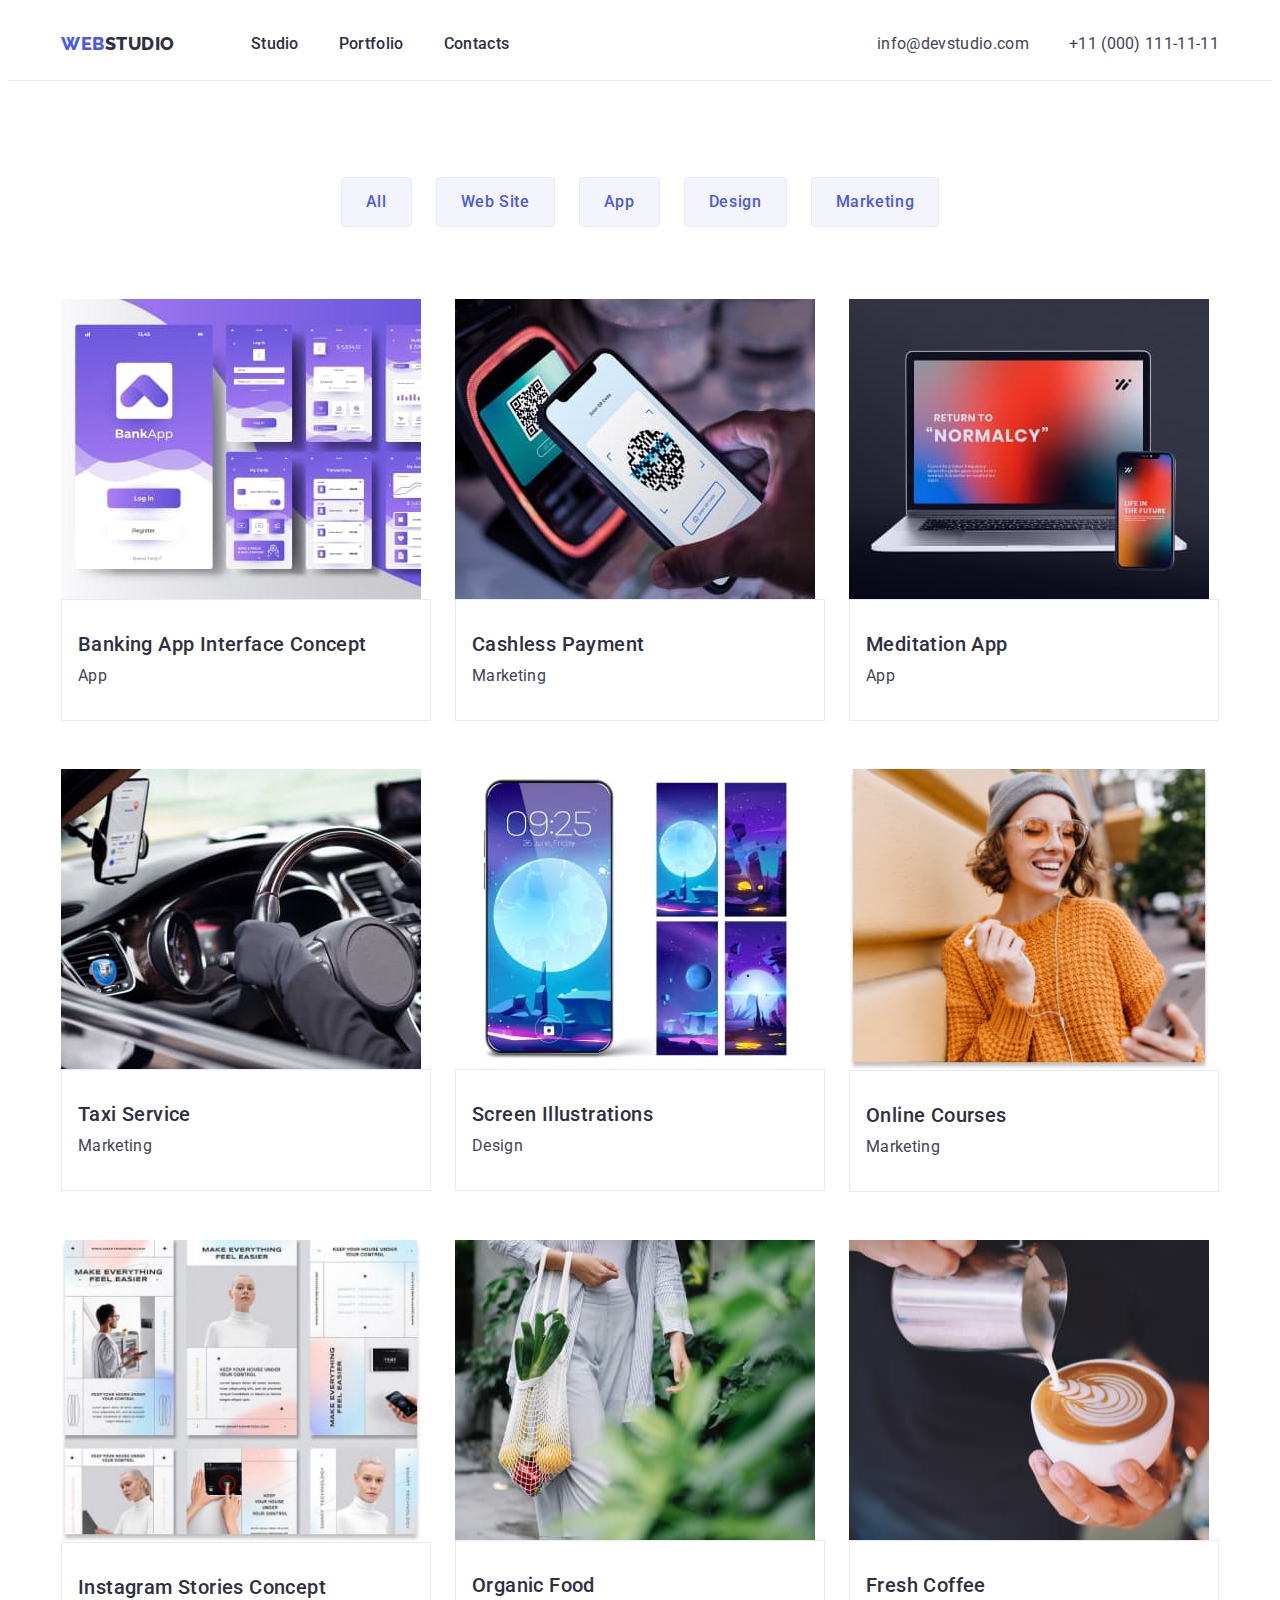
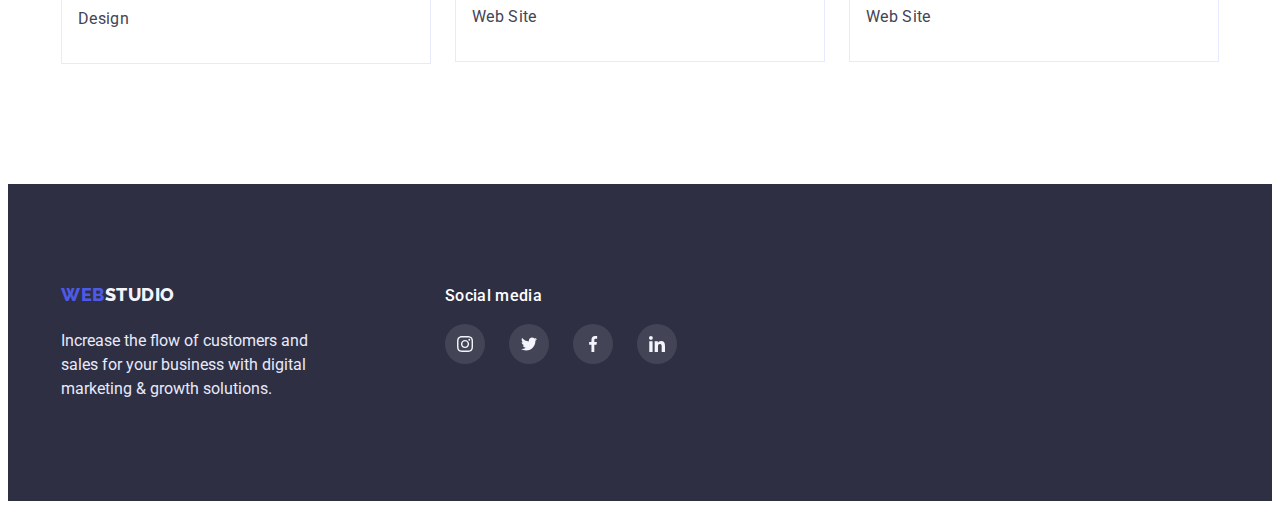
<file: portfolio.html>
<!DOCTYPE html>
<html lang="en">
  <head>
    <meta charset="UTF-8" />
    <meta http-equiv="X-UA-Compatible" content="IE=edge" />
    <meta name="viewport" content="width=device-width, initial-scale=1.0" />
    <title>Document</title>
    <link
      rel="stylesheet"
      href="https://cdnjs.cloudflare.com/ajax/libs/modern-normalize/1.1.0/modern-normalize.min.css"
      integrity="sha512-wpPYUAdjBVSE4KJnH1VR1HeZfpl1ub8YT/NKx4PuQ5NmX2tKuGu6U/JRp5y+Y8XG2tV+wKQpNHVUX03MfMFn9Q=="
      crossorigin="anonymous"
      referrerpolicy="no-referrer"
    />
    <link rel="stylesheet" href="./css/styles.css" />
    <link rel="preconnect" href="https://fonts.googleapis.com" />
    <link rel="preconnect" href="https://fonts.gstatic.com" crossorigin />
    <link
      href="https://fonts.googleapis.com/css2?family=Raleway:wght@800&family=Roboto:ital,wght@0,500;0,700;1,900&display=swap"
      rel="stylesheet"
    />
  </head>
  <body>
    <!-- Header -->
    <header class="header">
      <div class="container">
        <nav class="site-nav">
          <a href="./index.html" class="logo link"
            >Web<span class="logo-studio">Studio</span></a
          >
          <ul class="nav-list list">
            <li class="item"><a href="./index.html" class="link">Studio</a></li>
            <li class="item">
              <a href="./portfolio.html" class="link">Portfolio</a>
            </li>
            <li class="item"><a href="" class="link">Contacts</a></li>
          </ul>
        </nav>
        <address class="feedback">
          <ul class="feedback-list list">
            <li class="item">
              <a href="mailto:info@devstudio.com" class="link"
                >info@devstudio.com</a
              >
            </li>
            <li class="item">
              <a href="tel:+110001111111" class="link">+11 (000) 111-11-11</a>
            </li>
          </ul>
        </address>
      </div>
    </header>
    <!-- Main -->

    <main>
      <section class="portfolio">
        <div class="container">
          <h1 class="visually-hidden">Portfolio</h1>
          <ul class="portfolio-buttons list">
            <li class="item">
              <button type="button" class="btn">All</button>
            </li>
            <li class="item">
              <button type="button" class="btn">Web Site</button>
            </li>
            <li class="item">
              <button type="button" class="btn">App</button>
            </li>
            <li class="item">
              <button type="button" class="btn">Design</button>
            </li>
            <li class="item">
              <button type="button" class="btn">Marketing</button>
            </li>
          </ul>

          <ul class="portfolio-list list">
            <li class="item">
              <a href="" class="works link"
                ><img
                  src="./images/banking.jpg"
                  alt="Banking"
                  width="360"
                  height="300"
                />
                <div class="portfolio-text">
                  <h2 class="secondary-tittle">
                    Banking App Interface Concept
                  </h2>
                  <p class="work-text">App</p>
                </div>
              </a>
            </li>
            <li class="item">
              <a href="" class="works link"
                ><img
                  src="./images/payment.jpg"
                  alt="payment"
                  width="360"
                  height="300"
                />
                <div class="portfolio-text">
                  <h2 class="secondary-tittle">Cashless Payment</h2>
                  <p class="work-text">Marketing</p>
                </div>
              </a>
            </li>
            <li class="item">
              <a href="" class="works link"
                ><img
                  src="./images/meditaion.jpg"
                  alt="madiation"
                  width="360"
                  height="300"
                />
                <div class="portfolio-text">
                  <h2 class="secondary-tittle">Meditation App</h2>
                  <p class="work-text">App</p>
                </div>
              </a>
            </li>
            <li class="item">
              <a href="" class="works link"
                ><img
                  src="./images/taxi.jpg"
                  alt="Taxi"
                  width="360"
                  height="300"
                />
                <div class="portfolio-text">
                  <h2 class="secondary-tittle">Taxi Service</h2>
                  <p class="work-text">Marketing</p>
                </div>
              </a>
            </li>
            <li class="item">
              <a href="" class="works link">
                <img
                  src="./images/illustrations.jpg"
                  alt="Screen"
                  width="360"
                  height="300"
                />
                <div class="portfolio-text">
                  <h2 class="secondary-tittle">Screen Illustrations</h2>
                  <p class="work-text">Design</p>
                </div>
              </a>
            </li>

            <li class="item">
              <a href="" class="works link"
                ><img
                  src="./images/courses.jpg"
                  alt="Curses"
                  width="360"
                  height="300"
                />
                <div class="portfolio-text">
                  <h2 class="secondary-tittle">Online Courses</h2>
                  <p class="work-text">Marketing</p>
                </div>
              </a>
            </li>
            <li class="item">
              <a href="" class="works link">
                <img
                  src="./images/instagram.jpg"
                  alt="instagram"
                  width="360"
                  height="300"
                />
                <div class="portfolio-text">
                  <h2 class="secondary-tittle">Instagram Stories Concept</h2>
                  <p class="work-text">Design</p>
                </div>
              </a>
            </li>
            <li class="item">
              <a href="" class="works link">
                <img
                  src="./images/food.jpg"
                  alt="food"
                  width="360"
                  height="300"
                />
                <div class="portfolio-text">
                  <h2 class="secondary-tittle">Organic Food</h2>
                  <p class="work-text">Web Site</p>
                </div>
              </a>
            </li>

            <li class="item">
              <a href="" class="works link">
                <img
                  src="./images/coffee.jpg"
                  alt="coffe"
                  width="360"
                  height="300"
                />
                <div class="portfolio-text">
                  <h2 class="secondary-tittle">Fresh Coffee</h2>
                  <p class="work-text">Web Site</p>
                </div>
              </a>
            </li>
          </ul>
        </div>
      </section>
    </main>

    <!-- Footer -->

    <footer class="footer-section">
      <div class="container">
        <div>
          <a href="./index.html" class="logo link"
            >Web<span class="footer-studio">Studio</span></a
          >
          <p class="footer-text">
            Increase the flow of customers and sales for your business with
            digital marketing & growth solutions.
          </p>
        </div>
        <div class="footer-social">
          <h2 class="footer-soc-tittle">Social media</h2>
          <ul class="footer-soc-list list">
            <li class="soc-item">
              <a href="" class="soc-link">
                <svg class="soc-icon">
                  <use href="./images/icons.svg#icon-instagram"></use></svg
              ></a>
            </li>
            <li class="soc-item">
              <a href="" class="soc-link">
                <svg class="soc-icon">
                  <use href="./images/icons.svg#icon-twitter"></use></svg
              ></a>
            </li>
            <li class="soc-item">
              <a href="" class="soc-link">
                <svg class="soc-icon">
                  <use href="./images/icons.svg#icon-facebook"></use></svg
              ></a>
            </li>
            <li class="soc-item">
              <a href="" class="soc-link">
                <svg class="soc-icon">
                  <use href="./images/icons.svg#icon-linkedin"></use></svg
              ></a>
            </li>
          </ul>
        </div>
      </div>
    </footer>
  </body>
</html>
</file>
<file: css/styles.css>
:root {
  --main-color: #434455;
  --bright-color: #404bbf;
  --tittle-color: #2e2f42;
  --accent-color: #4d5ae5;
  --white-color: #ffffff;
}

.header .logo {
  font-family: 'Raleway', sans-serif;
  font-style: normal;
  font-weight: 800;
  font-size: 18px;
  letter-spacing: 0.03em;
  line-height: 1.17;
  text-transform: uppercase;
  text-decoration: none;
  color: var(--accent-color);
  padding-bottom: 24px;
  padding-top: 24px;
}
img {
  display: block;
  max-width: 100%;
  height: auto;
}
p,
h1,
h2,
h3,
h4 {
  margin-top: 0;
  margin-bottom: 0;
}
.container {
  width: 1158px;
  padding-left: 15px;
  padding-right: 15px;
  /* outline: 1px solid red; */
  margin: 0 auto;
}

.visually-hidden {
  position: absolute;
  width: 1px;
  height: 1px;
  margin: -1px;
  border: 0;
  padding: 0;
  white-space: nowrap;
  clip-path: inset(100%);
  clip: rect(0 0 0 0);
  overflow: hidden;
}

.logo .logo-studio {
  color: var(--tittle-color);
}
/* background{color: #F4F4FD} */

body {
  font-family: 'Roboto', sans-serif;
  font-size: 16px;
  color: var(--main-color);
  background-color: var(--white-color);
  align-items: center;
}
.list {
  list-style: none;
  padding: 0;
  margin: 0;
}
/* Header */
.header .container {
  display: flex;
  align-items: center;
}
.site-nav {
  display: flex;
  align-items: center;
}
.header {
  border-bottom: 1px solid #e7e9fc;
}
/* Navigation----------------- */
.nav-list .link:hover,
.nav-list .link:focus {
  color: var(--bright-color);
}

.nav-list .link {
  font-style: normal;
  font-weight: 500;
  font-size: 16px;
  line-height: 1.5;
  letter-spacing: 0.02em;
  color: var(--tittle-color);
  text-decoration: none;
  display: block;
  padding-top: 24px;
  padding-bottom: 24px;
}

.nav-list {
  display: flex;
}

.nav-list .item + .item {
  margin-left: 40px;
}
.nav-list .item:first-child {
  margin-left: 76px;
}
.feedback .list {
  flex-wrap: wrap;
  padding-top: 24px;
  padding-bottom: 24px;
  gap: 40px;
  display: flex;
}
.feedback {
  margin-left: auto;
}
.feedback-list .link {
  font-weight: 400;
  font-size: 16px;
  font-style: normal;
  line-height: 1.5;
  letter-spacing: 0.02em;
  text-decoration: none;
  color: var(--main-color);
  padding-top: 24px;
  padding-bottom: 24px;
}

.feedback .link:hover,
.feedback .link:focus {
  color: var(--bright-color);
}

/* Hero */
.hero {
  background-color: var(--tittle-color);
  padding-top: 188px;
  padding-bottom: 188px;
  max-width: 1440px;
  background-image: linear-gradient(
      to right,
      rgba(46, 47, 66, 0.7),
      rgba(46, 47, 66, 0.7)
    ),
    url('../images/office.jpg');
  background-position: center;
  margin: 0 auto;
}
.hero-tittle {
  font-size: 56px;
  letter-spacing: 0.02em;
  color: var(--white-color);
  line-height: 1.07;
  margin-bottom: 48px;
  max-width: 496px;
  margin-left: auto;
  margin-right: auto;
}
.hero .pointer {
  font-family: 'Roboto', sans-serif;
  cursor: pointer;
  font-weight: 500;
  font-size: 16px;
  line-height: 1.5;
  letter-spacing: 0.04em;
  color: var(--white-color);
  background-color: var(--accent-color);
  min-width: 169px;
  padding: 16px 32px;
  border-radius: 4px;
  display: flex;
  margin: 0 auto;
  border-color: transparent;
  box-shadow: 0px 4px 4px rgba(0, 0, 0, 0.15);
}
.hero .pointer:hover,
.hero .pointer:focus {
  color: var(--white-color);
  background-color: var(--bright-color);
}
/* Skills */
.skills-section {
  padding-bottom: 120px;
  padding-top: 120px;
}

.secondary-tittle {
  font-weight: 500;
  font-size: 20px;
  letter-spacing: 0.02em;
  color: var(--tittle-color);
  line-height: 1.07;
  margin-bottom: 8px;
}

.skills-list {
  list-style: none;
  display: flex;
  gap: 24px;
}
.skills-list .item {
  width: 264px;
}

.skill-text {
  line-height: 1.5;
  letter-spacing: 0.02em;
}

.skill-icon {
  width: 264px;
  height: 112px;
  background: #f4f4fd;
  margin-bottom: 8px;
  display: flex;
  justify-content: center;
  align-items: center;
}
.icon-item {
  width: 64px;
  height: 64px;
}
/* Examples */

.examples {
  padding-bottom: 120px;
}

.examples-tittle {
  font-size: 36px;
  text-align: center;
  letter-spacing: 0.02em;
  text-transform: capitalize;
  color: var(--tittle-color);
  line-height: 1.11;
  margin-bottom: 72px;
}
.examples-list {
  display: flex;
  gap: 24px;
}
.examples-list .item {
  width: calc((100% - 48px) / 3);
  border: 1px solid #e7e9fc;
  background: linear-gradient(
      0deg,
      rgba(77, 90, 229, 0.1),
      rgba(77, 90, 229, 0.1)
    ),
    url(2368.jpg);
  background-blend-mode: soft-light, normal;
}
/* Team */
.team {
  background-color: #f4f4fd;
  padding-bottom: 120px;
  padding-top: 120px;
}
.team-text {
  padding: 32px 0px;
}
.team-tittle {
  font-size: 36px;
  text-align: center;
  letter-spacing: 0.02em;
  line-height: 1.11;
  text-transform: capitalize;
  color: var(--tittle-color);
  margin-bottom: 72px;
}
.specialty {
  font-size: 16px;
  line-height: 1.5;
  letter-spacing: 0.02em;
  text-align: center;
}
.team-list .secondary-tittle {
  font-weight: 500;
  font-size: 20px;
  line-height: 1.2;
  text-align: center;
  letter-spacing: 0.02em;
  color: var(--tittle-color);
}
.team-list {
  list-style: none;
  display: flex;
  gap: 24px;
}
.team-list .item {
  background-color: var(--white-color);
  width: 264px;
  box-shadow: 0px 1px 6px rgba(46, 47, 66, 0.08),
    0px 1px 1px rgba(46, 47, 66, 0.16), 0px 2px 1px rgba(46, 47, 66, 0.08);
  border-radius: 0px 0px 4px 4px;
}
.team-list .item {
  width: calc((100% - 72px) / 4);
}
.soc-media-list {
  display: flex;
  gap: 24px;
  justify-content: center;
  margin-top: 8px;
}
.soc-link {
  background-color: var(--accent-color);
  width: 40px;
  height: 40px;
  border-radius: 50%;
  display: flex;
  justify-content: center;
  align-items: center;
  color: #f4f4fd;
}
.soc-link:hover,
.soc-link:focus {
  background-color: var(--bright-color);
}
.soc-icon {
  width: 16px;
  height: 16px;
  fill: currentColor;
}
/* -------------------CUSTOMERS---------------------------- */
.customers {
  padding-bottom: 120px;
  padding-top: 120px;
}
.customers-tittle {
  font-weight: 700;
  font-size: 36px;
  line-height: 1.11;
  text-align: center;
  letter-spacing: 0.02em;
  text-transform: capitalize;
  color: var(--tittle-color);
  margin-bottom: 72px;
}
.customers-list {
  display: flex;
  gap: 24px;
}

.customers-icon {
  width: 104px;
  height: 56px;
}
.customers-link {
  width: 168px;
  height: 88px;
  align-items: center;
  justify-content: center;
  display: flex;
  fill: #afb1b8;
  border: 1px solid #8e8f99;
  border-radius: 4px;
}

.customers-link:hover,
.customers-link:focus {
  fill: var(--bright-color);
  border-color: var(--bright-color);
}

/* Footer */
.footer-section {
  background-color: var(--tittle-color);
  padding-top: 100px;
  padding-bottom: 100px;
}
.footer-text {
  color: #e7e9fc;
  width: 264px;
  line-height: 1.5;
}

.footer-section .logo {
  font-family: 'Raleway', sans-serif;
  font-style: normal;
  font-weight: 800;
  font-size: 18px;
  letter-spacing: 0.03em;
  line-height: 1.17;
  text-transform: uppercase;
  text-decoration: none;
  color: var(--accent-color);
  display: flex;
  margin-bottom: 24px;
  max-width: 71px;
}
.footer-section .container {
  display: flex;
}
.footer-social {
  margin-left: 120px;
}
.footer-social .soc-link {
  background: rgba(255, 255, 255, 0.1);
  color: #f4f4fd;
}
.footer-social .soc-icon {
  fill: currentColor;
}
.footer-social .soc-link:hover,
.footer-social .soc-link:focus {
  background-color: #31d0aa;
}
.footer-soc-tittle {
  font-weight: 500;
  font-size: 16px;
  line-height: 1.5;
  letter-spacing: 0.02em;
  color: #ffffff;
  margin-bottom: 16px;
}
.footer-section .footer-studio {
  color: #f4f4fd;
}
.footer-soc-list {
  display: flex;
  gap: 24px;
}

/* -------------------Portfolio------------------------------------- */
.portfolio {
  padding-bottom: 120px;
  padding-top: 96px;
}
.portfolio-text {
  padding: 32px 0px 32px 16px;
  border: 1px solid #e7e9fc;
}
.portfolio-buttons .btn {
  border-radius: 4px;
  padding: 12px 24px;
  font-family: 'Roboto', sans-serif;
  cursor: pointer;
  font-weight: 500;
  font-size: 16px;
  align-items: center;
  text-align: center;
  letter-spacing: 0.04em;
  line-height: 1.5;
  color: var(--accent-color);
  background-color: #f4f4fd;
  border: 1px solid #e7e9fc;
}
.portfolio-buttons .item + .item {
  margin-left: 24px;
}
.portfolio-buttons .btn:hover,
.portfolio-buttons .btn:focus {
  color: var(--white-color);
  background-color: var(--bright-color);
  box-shadow: 0px 3px 1px rgba(0, 0, 0, 0.1), 0px 2px 1px rgba(0, 0, 0, 0.08),
    0px 2px 2px rgba(0, 0, 0, 0.12);
  border-color: transparent;
}
.portfolio-buttons {
  display: flex;
  justify-content: center;
  margin-bottom: 72px;
}

.portfolio-list {
  display: flex;
  flex-wrap: wrap;
  gap: 48px 24px;
}

.portfolio-list .item {
  width: calc((100% - 48px) / 3);
}
.portfolio .item:hover,
.portfolio .item:focus {
  box-shadow: 0px 1px 6px rgba(46, 47, 66, 0.08),
    0px 1px 1px rgba(46, 47, 66, 0.16), 0px 2px 1px rgba(46, 47, 66, 0.08);
}

.portfolio .works {
  text-decoration: none;
}
.work-text {
  font-size: 16px;
  line-height: 1.5;
  letter-spacing: 0.02em;
  color: var(--main-color);
}
.portfolio .secondary-tittle {
  line-height: 1.2;
}
</file>
